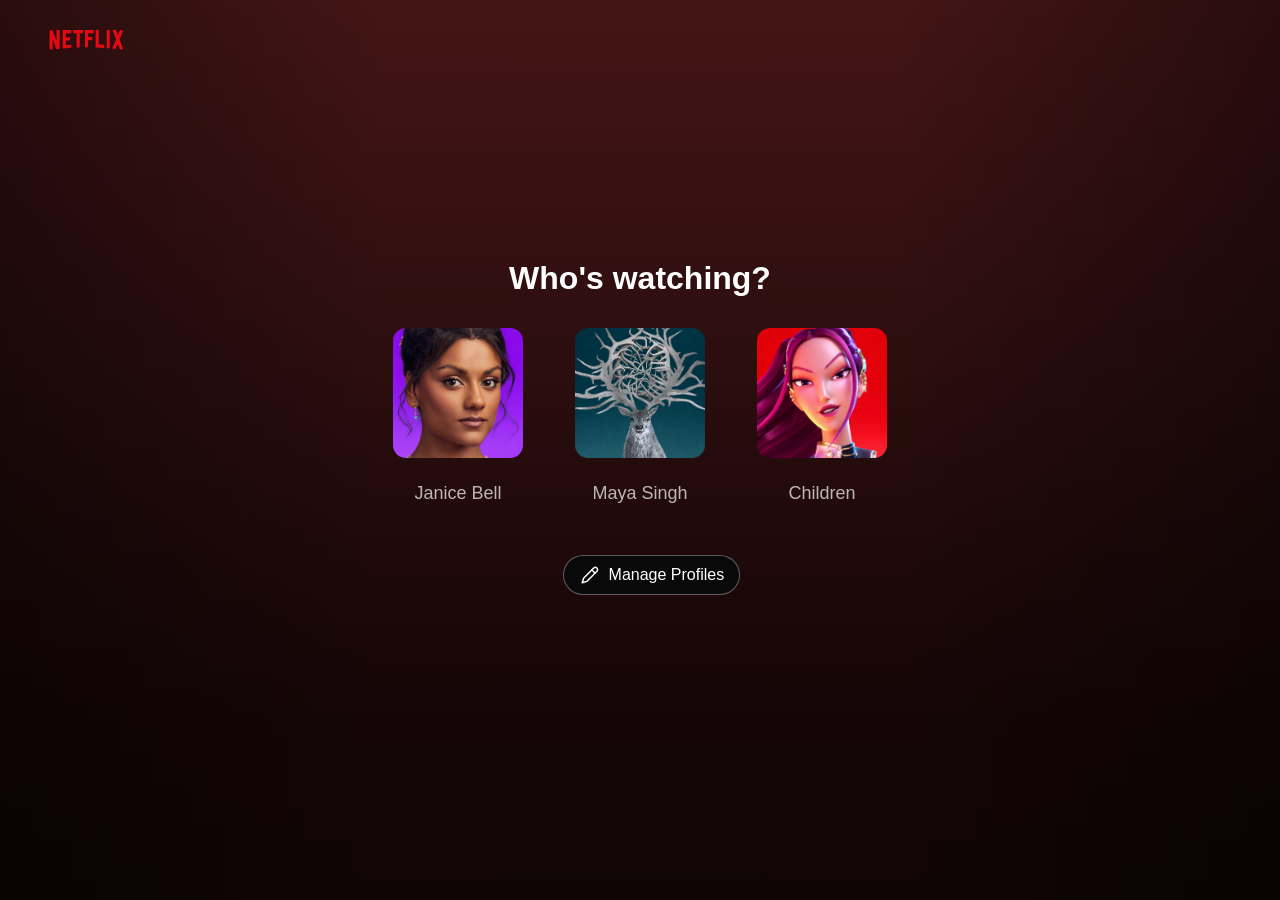
<file: index.html>
<html>

<head>
  <link rel="stylesheet" href="style.css">
  <title>
    Netflix Replica
  </title>
</head>

<body>
  <div class="logo-container">
    <a href="index.html">
      <img src="assets/logo.svg" class="logo">
    </a>
  </div>
  <h1 class="ques">
    Who's watching?
  </h1>
  <a href="janice.html" class="profile-page">
    <div class="profiles">
      <div class="profile-1">
        <img src="assets/profile-1.png">
        <h4>
          Janice Bell
        </h4>
      </div>
  </a>
  <a href="maya.html" class="profile-page">
    <div class="profile-2">
      <img src="assets/profile-2.png">
      <h4>
        Maya Singh
      </h4>
    </div>
  </a>
  <a href="children.html" class="profile-page">
    <div class="profile-3">
      <img src="assets/profile-3.png">
      <h4>
        Children
      </h4>
    </div>
  </a>
  </div>
  <a href="manage.html" class="mng-link">
    <button class="manage">
      <span class="manage-icon">
        <svg viewBox="0 0 24 24">
          <path d="M3.5 20.5L5 15.5L16.3 4.2a2.5 2.5 0 0 1 3.5 3.5L8.5 19z"></path>
          <path d="M14 6.5l3.5 3.5"></path>
        </svg>
      </span>
      Manage Profiles
    </button>
  </a>
</body>

</html>
</file>
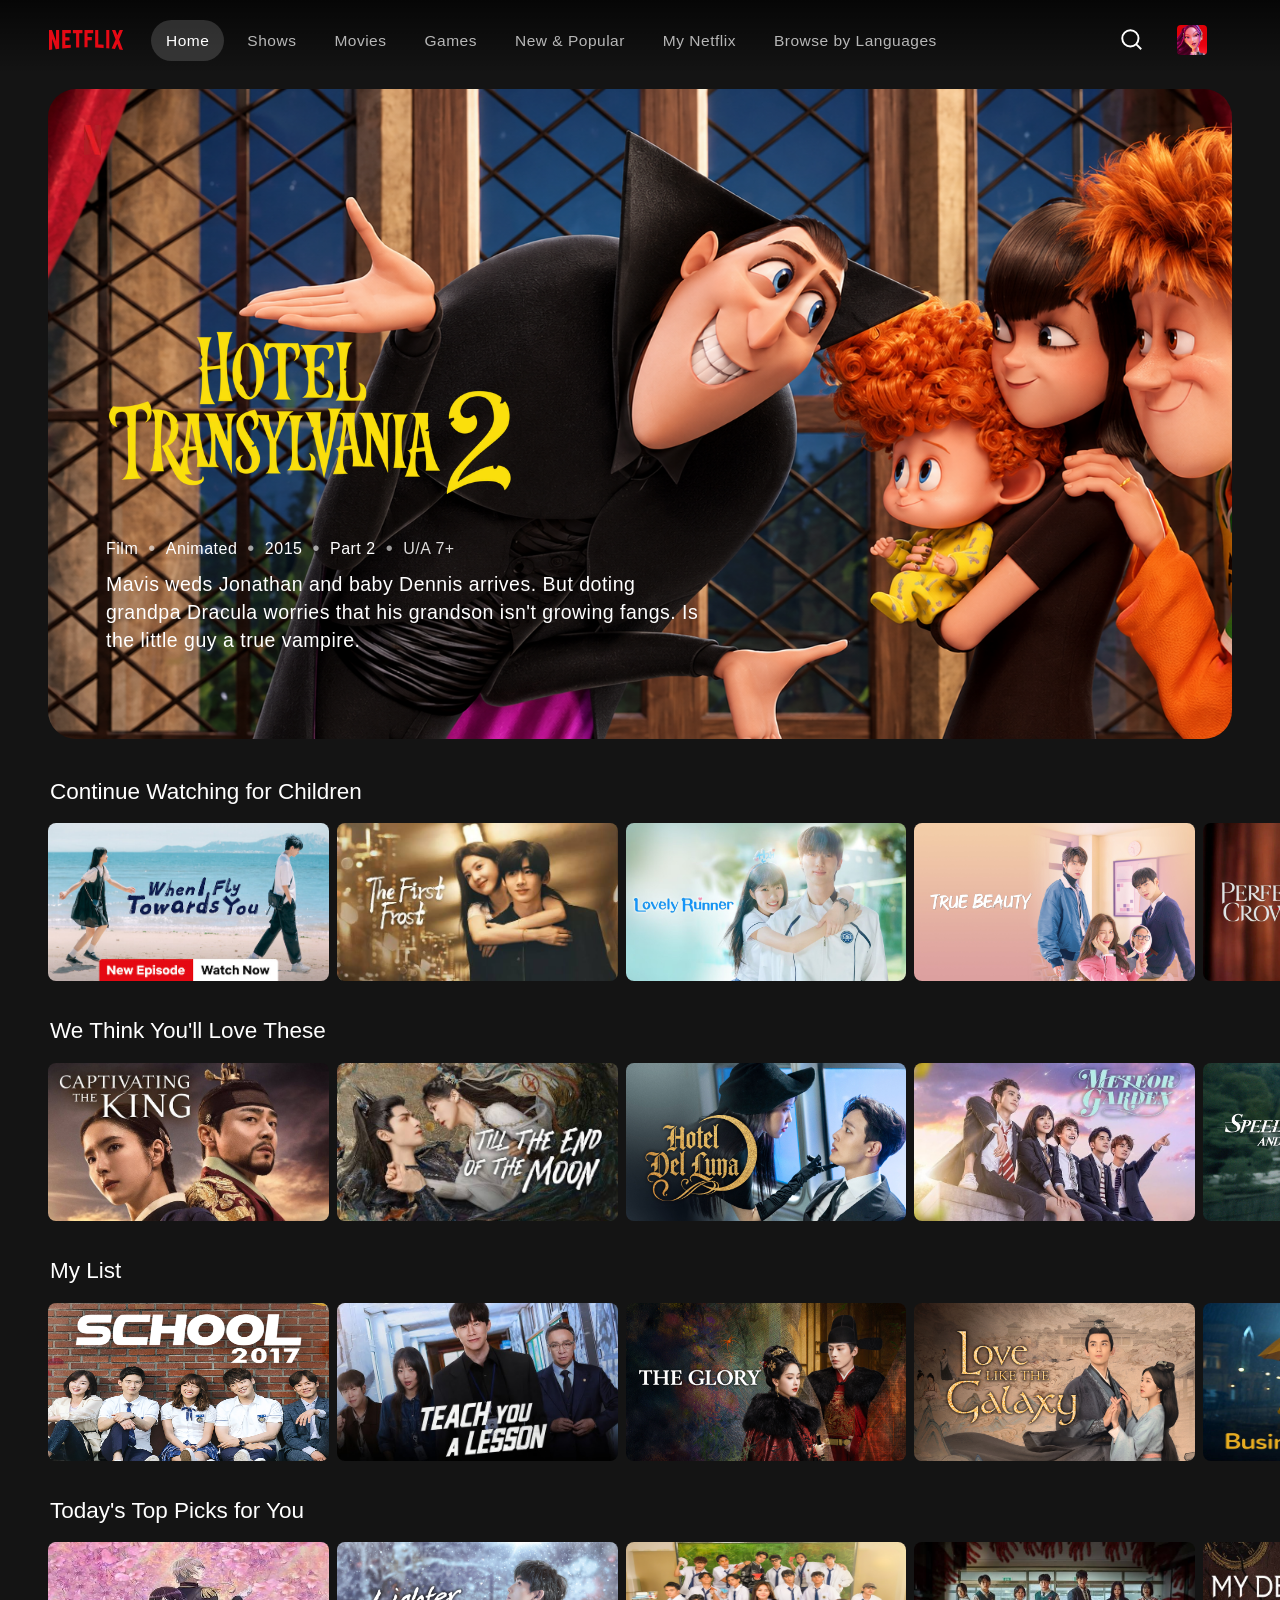
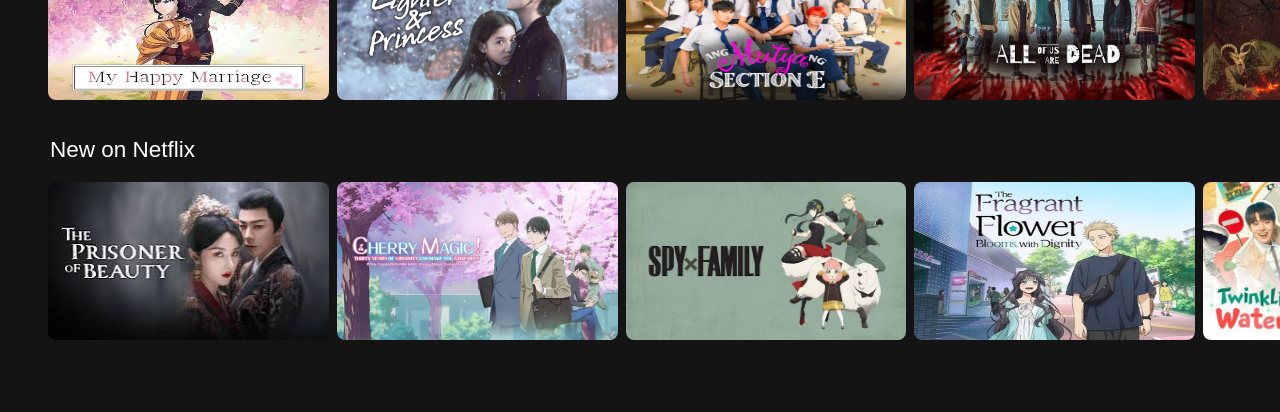
<file: children.html>
<html>

<head>
  <link rel="stylesheet" href="children.css">
  <script src="script.js" defer></script>
  <title>Home - Netflix</title>
</head>

<body>
  <nav class="navbar">
    <header class="nav">
      <div class="nav-left">
        <div class="logo-container">
          <a href="index.html">
            <img src="assets/logo.svg" class="logo">
          </a>
        </div>
        <div class="others">
          <p class="nav-txt home">Home</p>
          <p class="nav-txt">Shows</p>
          <p class="nav-txt">Movies</p>
          <p class="nav-txt">Games</p>
          <p class="nav-txt">New & Popular</p>
          <p class="nav-txt">My Netflix</p>
          <p class="nav-txt">Browse by Languages</p>
        </div>
      </div>
      <div class="nav-right">
        <svg class="icon" viewBox="0 0 24 24">
          <path d="m21 21-5.197-5.197m0 0A7.5 7.5 0 1 0 5.196 5.196a7.5 7.5 0 0 0 10.607 10.607Z"></path>
        </svg>
        <div class="profiles">
          <a href="children.html">
            <img src="assets/profile-3.png" class="picture">
          </a>
        </div>
      </div>
    </header>
  </nav>
  <section class="w-movie-container">
    <img src="assets/w-movie-img-3.png" class="w-movie">

    <img src="assets/short-logo.webp" class="netflix-s-logo">

    <div class="w-movie-extra">
      <img src="assets/w-movie-txt-3.webp" class="w-movie-title">

      <p class="w-movie-info">
        <span>Film</span><span class="dot">•</span>
        <span>Animated</span><span class="dot">•</span>
        <span>2015</span><span class="dot">•</span>
        <span>Part 2</span><span class="dot">•</span>
        <span class="age-req">U/A 7+</span>
      </p>

      <p class="w-movie-description">
        Mavis weds Jonathan and baby Dennis arrives. But doting grandpa Dracula worries that his grandson isn't growing
        fangs. Is the little guy a true vampire.
      </p>
    </div>
  </section>
  <div class="watching">
    <h2 class="slider-head">
      Continue Watching for Children
    </h2>
    <div class="slider-container">
      <button class="slider-btn btn-prev hidden" aria-label="Previous">
        <svg viewBox="0 0 24 24">
          <path d="M15 4l-8 8 8 8"></path>
        </svg>
      </button>
      <div class="slider slider-a">
        <img src="assets/slider-img-1.jpg" class="sl-img first">
        <img src="assets/slider-img-2.jpeg" class="sl-img">
        <img src="assets/slider-img-3.jpg" class="sl-img">
        <img src="assets/slider-img-4.jpg" class="sl-img">
        <img src="assets/slider-img-5.webp" class="sl-img">
        <img src="assets/slider-img-19.jpg" class="sl-img">
        <img src="assets/slider-img-12.jpeg" class="sl-img">
        <img src="assets/slider-img-8.jpg" class="sl-img">
        <img src="assets/slider-img-9.jpg" class="sl-img">
        <img src="assets/slider-img-10.jpg" class="sl-img end">
      </div>
      <button class="slider-btn btn-next" aria-label="Next">
        <svg viewBox="0 0 24 24">
          <path d="M9 4l8 8-8 8"></path>
        </svg>
      </button>
    </div>
    <h2 class="slider-head">
      We Think You'll Love These
    </h2>
    <div class="slider-container">
      <button class="slider-btn btn-prev hidden" aria-label="Previous">
        <svg viewBox="0 0 24 24">
          <path d="M15 4l-8 8 8 8"></path>
        </svg>
      </button>
      <div class="slider slider-b">
        <img src="assets/slider-img-11.jpg" class="sl-img first">
        <img src="assets/slider-img-20.jpeg" class="sl-img">
        <img src="assets/slider-img-13.jpg" class="sl-img">
        <img src="assets/slider-img-14.jpg" class="sl-img">
        <img src="assets/slider-img-15.jpg" class="sl-img">
        <img src="assets/slider-img-16.jpg" class="sl-img">
        <img src="assets/slider-img-17.jpg" class="sl-img">
        <img src="assets/slider-img-18.jpg" class="sl-img">
        <img src="assets/slider-img-6.jpg" class="sl-img">
        <img src="assets/slider-img-7.jpeg" class="sl-img end">
      </div>
      <button class="slider-btn btn-next" aria-label="Next">
        <svg viewBox="0 0 24 24">
          <path d="M9 4l8 8-8 8"></path>
        </svg>
      </button>
    </div>
    <h2 class="slider-head">
      My List
    </h2>
    <div class="slider-container">
      <button class="slider-btn btn-prev hidden" aria-label="Previous">
        <svg viewBox="0 0 24 24">
          <path d="M15 4l-8 8 8 8"></path>
        </svg>
      </button>
      <div class="slider slider-c">
        <img src="assets/slider-img-21.jpg" class="sl-img first">
        <img src="assets/slider-img-22.jpg" class="sl-img">
        <img src="assets/slider-img-23.jpg" class="sl-img">
        <img src="assets/slider-img-24.jpg" class="sl-img">
        <img src="assets/slider-img-25.jpg" class="sl-img">
        <img src="assets/slider-img-26.jpg" class="sl-img">
        <img src="assets/slider-img-27.jpg" class="sl-img">
        <img src="assets/slider-img-28.jpg" class="sl-img">
        <img src="assets/slider-img-29.jpg" class="sl-img">
        <img src="assets/slider-img-30.avif" class="sl-img end">
      </div>
      <button class="slider-btn btn-next" aria-label="Next">
        <svg viewBox="0 0 24 24">
          <path d="M9 4l8 8-8 8"></path>
        </svg>
      </button>
    </div>
    <h2 class="slider-head">
      Today's Top Picks for You
    </h2>
    <div class="slider-container">
      <button class="slider-btn btn-prev hidden" aria-label="Previous">
        <svg viewBox="0 0 24 24">
          <path d="M15 4l-8 8 8 8"></path>
        </svg>
      </button>
      <div class="slider slider-d">
        <img src="assets/slider-img-31.jpeg" class="sl-img first">
        <img src="assets/slider-img-32.jpg" class="sl-img">
        <img src="assets/slider-img-33.png" class="sl-img">
        <img src="assets/slider-img-34.jpeg" class="sl-img">
        <img src="assets/slider-img-35.jpeg" class="sl-img">
        <img src="assets/slider-img-36.jpg" class="sl-img">
        <img src="assets/slider-img-37.jpeg" class="sl-img">
        <img src="assets/slider-img-38.jpg" class="sl-img">
        <img src="assets/slider-img-39.jpeg" class="sl-img">
        <img src="assets/slider-img-40.jpeg" class="sl-img end">
      </div>
      <button class="slider-btn btn-next" aria-label="Next">
        <svg viewBox="0 0 24 24">
          <path d="M9 4l8 8-8 8"></path>
        </svg>
      </button>
    </div>
    <h2 class="slider-head">
      New on Netflix
    </h2>
    <div class="slider-container">
      <button class="slider-btn btn-prev hidden" aria-label="Previous">
        <svg viewBox="0 0 24 24">
          <path d="M15 4l-8 8 8 8"></path>
        </svg>
      </button>
      <div class="slider slider-e">
        <img src="assets/slider-img-41.jpeg" class="sl-img first">
        <img src="assets/slider-img-42.jpg" class="sl-img">
        <img src="assets/slider-img-43.jpeg" class="sl-img">
        <img src="assets/slider-img-44.jpg" class="sl-img">
        <img src="assets/slider-img-45.jpeg" class="sl-img">
        <img src="assets/slider-img-46.jpeg" class="sl-img">
        <img src="assets/slider-img-47.jpeg" class="sl-img">
        <img src="assets/slider-img-48.jpeg" class="sl-img">
        <img src="assets/slider-img-49.jpeg" class="sl-img">
        <img src="assets/slider-img-50.jpg" class="sl-img last end">
      </div>
      <button class="slider-btn btn-next" aria-label="Next">
        <svg viewBox="0 0 24 24">
          <path d="M9 4l8 8-8 8"></path>
        </svg>
      </button>
    </div>
  </div>
</body>

</html>
</file>
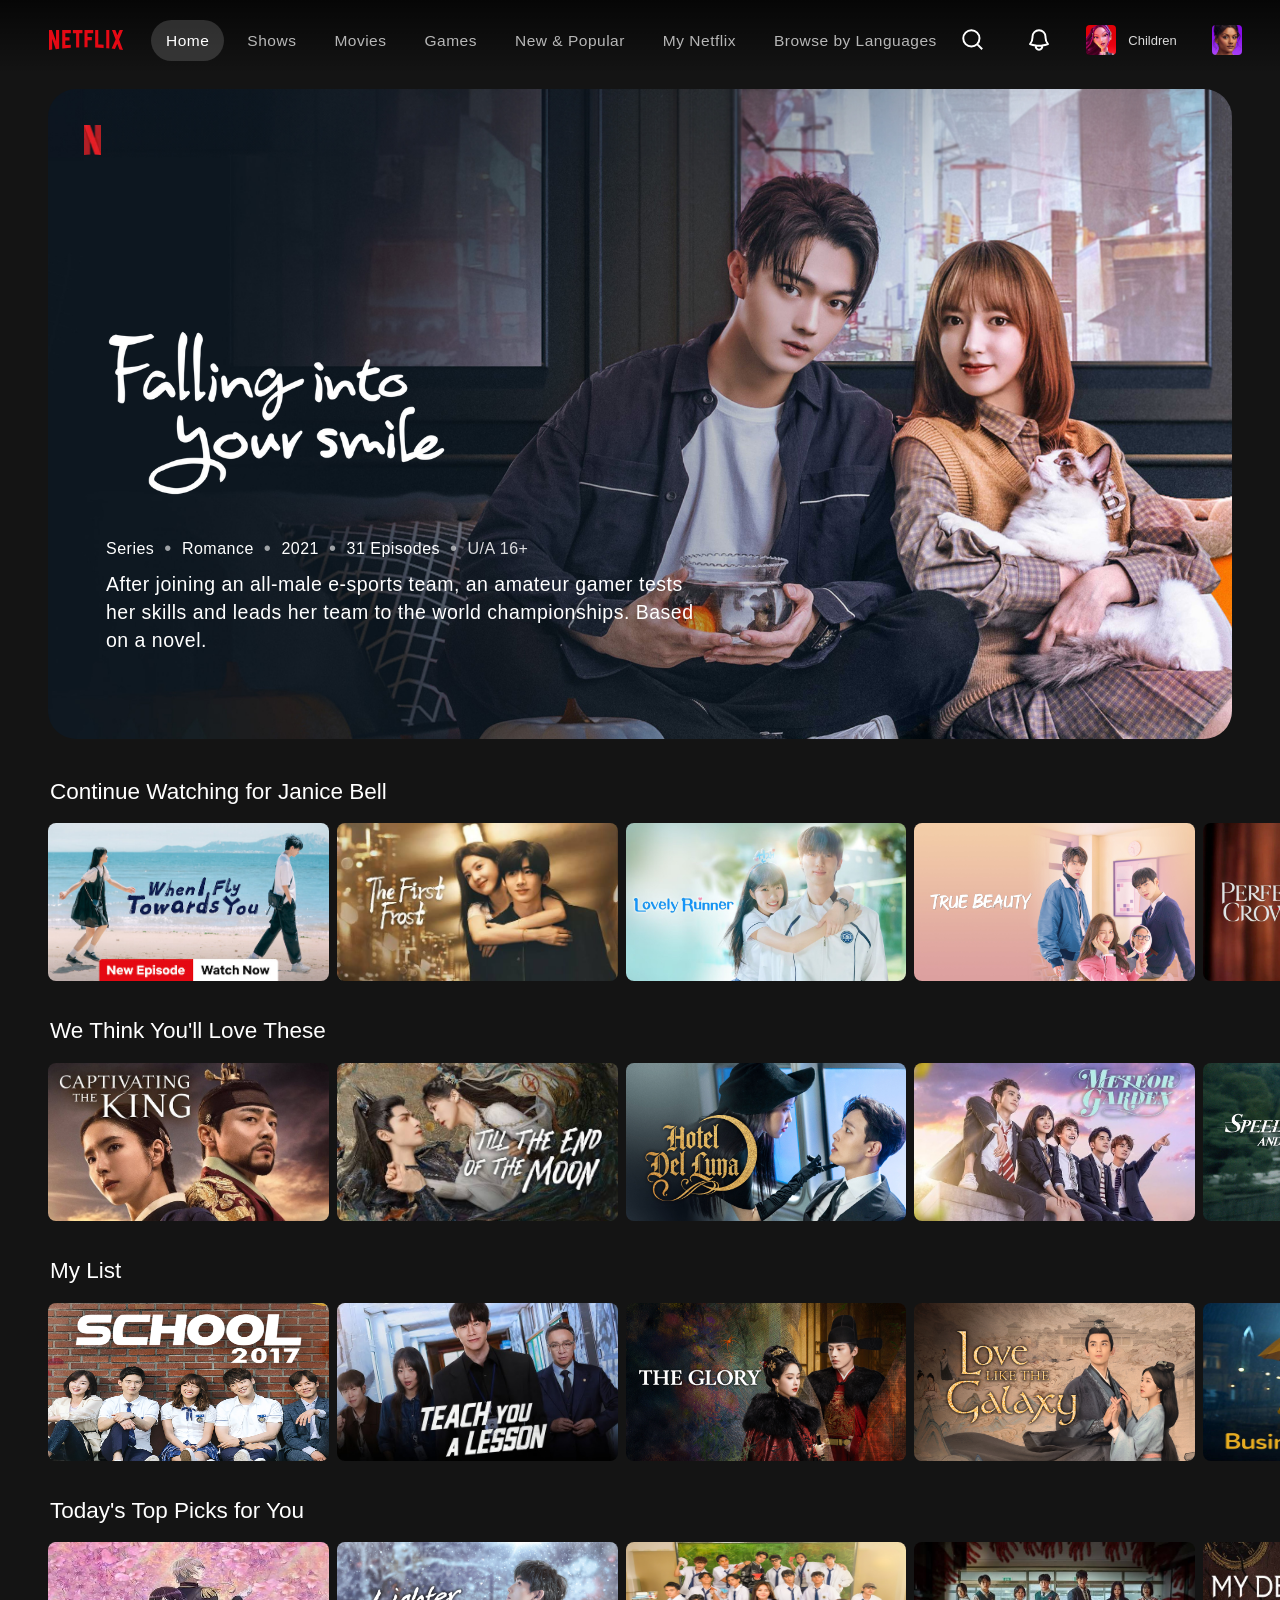
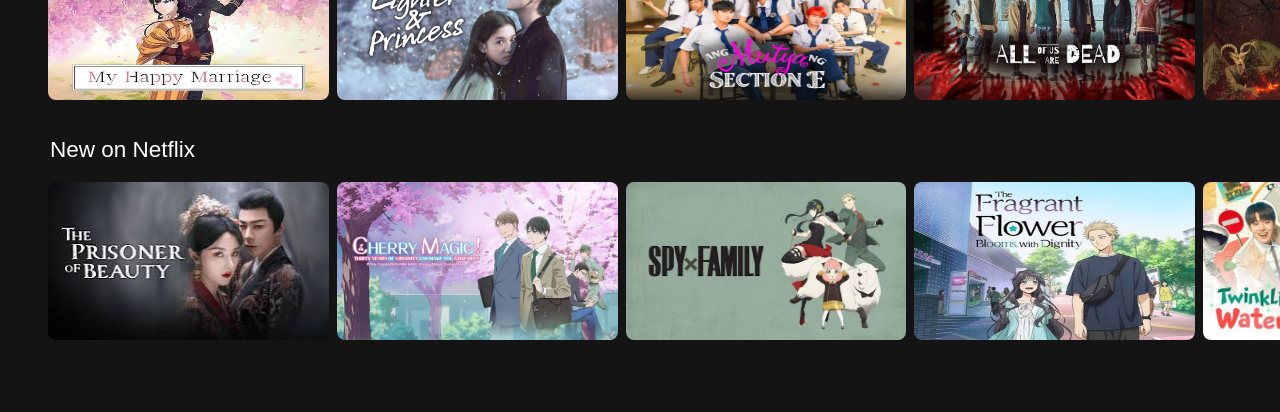
<file: janice.html>
<html>

<head>
  <link rel="stylesheet" href="janice.css">
  <script src="script.js" defer></script>
  <title>Home - Netflix</title>
</head>

<body>
  <nav class="navbar">
    <header class="nav">
      <div class="nav-left">
        <div class="logo-container">
          <a href="index.html">
            <img src="assets/logo.svg" class="logo">
          </a>
        </div>
        <div class="others">
          <p class="nav-txt home">Home</p>
          <p class="nav-txt">Shows</p>
          <p class="nav-txt">Movies</p>
          <p class="nav-txt">Games</p>
          <p class="nav-txt">New & Popular</p>
          <p class="nav-txt">My Netflix</p>
          <p class="nav-txt">Browse by Languages</p>
        </div>
      </div>
      <div class="nav-right">
        <svg class="icon" viewBox="0 0 24 24">
          <path d="m21 21-5.197-5.197m0 0A7.5 7.5 0 1 0 5.196 5.196a7.5 7.5 0 0 0 10.607 10.607Z"></path>
        </svg>
        <div class="bell">
          <svg class="icon" viewBox="0 0 24 24">
            <path
              d="M14.857 17.082a23.848 23.848 0 0 0 5.454-1.31A8.967 8.967 0 0 1 18 9.75V9A6 6 0 0 0 6 9v.75a8.967 8.967 0 0 1-2.312 6.022c1.733.64 3.56 1.085 5.455 1.31m5.714 0a24.255 24.255 0 0 1-5.714 0m5.714 0a3 3 0 1 1-5.714 0">
            </path>
          </svg>
        </div>
        <a href="children.html" class="children-container">
          <div class="children">
            <img src="assets/profile-3.png" class="picture">
            <p class="profile-name">Children</p>
          </div>
        </a>
        <div class="profiles">
          <a href="janice.html">
            <img src="assets/profile-1.png" class="picture">
          </a>
        </div>
      </div>
    </header>
  </nav>
  <section class="w-movie-container">
    <img src="assets/w-movie-img.jpg" class="w-movie">

    <img src="assets/short-logo.webp" class="netflix-s-logo">

    <div class="w-movie-extra">
      <img src="assets/w-movie-txt.webp" class="w-movie-title">

      <p class="w-movie-info">
        <span>Series</span><span class="dot">•</span>
        <span>Romance</span><span class="dot">•</span>
        <span>2021</span><span class="dot">•</span>
        <span>31 Episodes</span><span class="dot">•</span>
        <span class="age-req">U/A 16+</span>
      </p>

      <p class="w-movie-description">
        After joining an all-male e-sports team, an amateur gamer tests her skills and leads her team to the world
        championships. Based on a novel.
      </p>
    </div>
    </div>
  </section>
  <div class="watching">
    <h2 class="slider-head">
      Continue Watching for Janice Bell
    </h2>
    <div class="slider-container">
      <button class="slider-btn btn-prev hidden" aria-label="Previous">
        <svg viewBox="0 0 24 24">
          <path d="M15 4l-8 8 8 8"></path>
        </svg>
      </button>
      <div class="slider slider-a">
        <img src="assets/slider-img-1.jpg" class="sl-img first">
        <img src="assets/slider-img-2.jpeg" class="sl-img">
        <img src="assets/slider-img-3.jpg" class="sl-img">
        <img src="assets/slider-img-4.jpg" class="sl-img">
        <img src="assets/slider-img-5.webp" class="sl-img">
        <img src="assets/slider-img-19.jpg" class="sl-img">
        <img src="assets/slider-img-12.jpeg" class="sl-img">
        <img src="assets/slider-img-8.jpg" class="sl-img">
        <img src="assets/slider-img-9.jpg" class="sl-img">
        <img src="assets/slider-img-10.jpg" class="sl-img end">
      </div>
      <button class="slider-btn btn-next" aria-label="Next">
        <svg viewBox="0 0 24 24">
          <path d="M9 4l8 8-8 8"></path>
        </svg>
      </button>
    </div>
    <h2 class="slider-head">
      We Think You'll Love These
    </h2>
    <div class="slider-container">
      <button class="slider-btn btn-prev hidden" aria-label="Previous">
        <svg viewBox="0 0 24 24">
          <path d="M15 4l-8 8 8 8"></path>
        </svg>
      </button>
      <div class="slider slider-b">
        <img src="assets/slider-img-11.jpg" class="sl-img first">
        <img src="assets/slider-img-20.jpeg" class="sl-img">
        <img src="assets/slider-img-13.jpg" class="sl-img">
        <img src="assets/slider-img-14.jpg" class="sl-img">
        <img src="assets/slider-img-15.jpg" class="sl-img">
        <img src="assets/slider-img-16.jpg" class="sl-img">
        <img src="assets/slider-img-17.jpg" class="sl-img">
        <img src="assets/slider-img-18.jpg" class="sl-img">
        <img src="assets/slider-img-6.jpg" class="sl-img">
        <img src="assets/slider-img-7.jpeg" class="sl-img end">
      </div>
      <button class="slider-btn btn-next" aria-label="Next">
        <svg viewBox="0 0 24 24">
          <path d="M9 4l8 8-8 8"></path>
        </svg>
      </button>
    </div>
    <h2 class="slider-head">
      My List
    </h2>
    <div class="slider-container">
      <button class="slider-btn btn-prev hidden" aria-label="Previous">
        <svg viewBox="0 0 24 24">
          <path d="M15 4l-8 8 8 8"></path>
        </svg>
      </button>
      <div class="slider slider-c">
        <img src="assets/slider-img-21.jpg" class="sl-img first">
        <img src="assets/slider-img-22.jpg" class="sl-img">
        <img src="assets/slider-img-23.jpg" class="sl-img">
        <img src="assets/slider-img-24.jpg" class="sl-img">
        <img src="assets/slider-img-25.jpg" class="sl-img">
        <img src="assets/slider-img-26.jpg" class="sl-img">
        <img src="assets/slider-img-27.jpg" class="sl-img">
        <img src="assets/slider-img-28.jpg" class="sl-img">
        <img src="assets/slider-img-29.jpg" class="sl-img">
        <img src="assets/slider-img-30.avif" class="sl-img end">
      </div>
      <button class="slider-btn btn-next" aria-label="Next">
        <svg viewBox="0 0 24 24">
          <path d="M9 4l8 8-8 8"></path>
        </svg>
      </button>
    </div>
    <h2 class="slider-head">
      Today's Top Picks for You
    </h2>
    <div class="slider-container">
      <button class="slider-btn btn-prev hidden" aria-label="Previous">
        <svg viewBox="0 0 24 24">
          <path d="M15 4l-8 8 8 8"></path>
        </svg>
      </button>
      <div class="slider slider-d">
        <img src="assets/slider-img-31.jpeg" class="sl-img first">
        <img src="assets/slider-img-32.jpg" class="sl-img">
        <img src="assets/slider-img-33.png" class="sl-img">
        <img src="assets/slider-img-34.jpeg" class="sl-img">
        <img src="assets/slider-img-35.jpeg" class="sl-img">
        <img src="assets/slider-img-36.jpg" class="sl-img">
        <img src="assets/slider-img-37.jpeg" class="sl-img">
        <img src="assets/slider-img-38.jpg" class="sl-img">
        <img src="assets/slider-img-39.jpeg" class="sl-img">
        <img src="assets/slider-img-40.jpeg" class="sl-img end">
      </div>
      <button class="slider-btn btn-next" aria-label="Next">
        <svg viewBox="0 0 24 24">
          <path d="M9 4l8 8-8 8"></path>
        </svg>
      </button>
    </div>
    <h2 class="slider-head">
      New on Netflix
    </h2>
    <div class="slider-container">
      <button class="slider-btn btn-prev hidden" aria-label="Previous">
        <svg viewBox="0 0 24 24">
          <path d="M15 4l-8 8 8 8"></path>
        </svg>
      </button>
      <div class="slider slider-e">
        <img src="assets/slider-img-41.jpeg" class="sl-img first">
        <img src="assets/slider-img-42.jpg" class="sl-img">
        <img src="assets/slider-img-43.jpeg" class="sl-img">
        <img src="assets/slider-img-44.jpg" class="sl-img">
        <img src="assets/slider-img-45.jpeg" class="sl-img">
        <img src="assets/slider-img-46.jpeg" class="sl-img">
        <img src="assets/slider-img-47.jpeg" class="sl-img">
        <img src="assets/slider-img-48.jpeg" class="sl-img">
        <img src="assets/slider-img-49.jpeg" class="sl-img">
        <img src="assets/slider-img-50.jpg" class="sl-img last end">
      </div>
      <button class="slider-btn btn-next" aria-label="Next">
        <svg viewBox="0 0 24 24">
          <path d="M9 4l8 8-8 8"></path>
        </svg>
      </button>
    </div>
  </div>
</body>

</html>
</file>
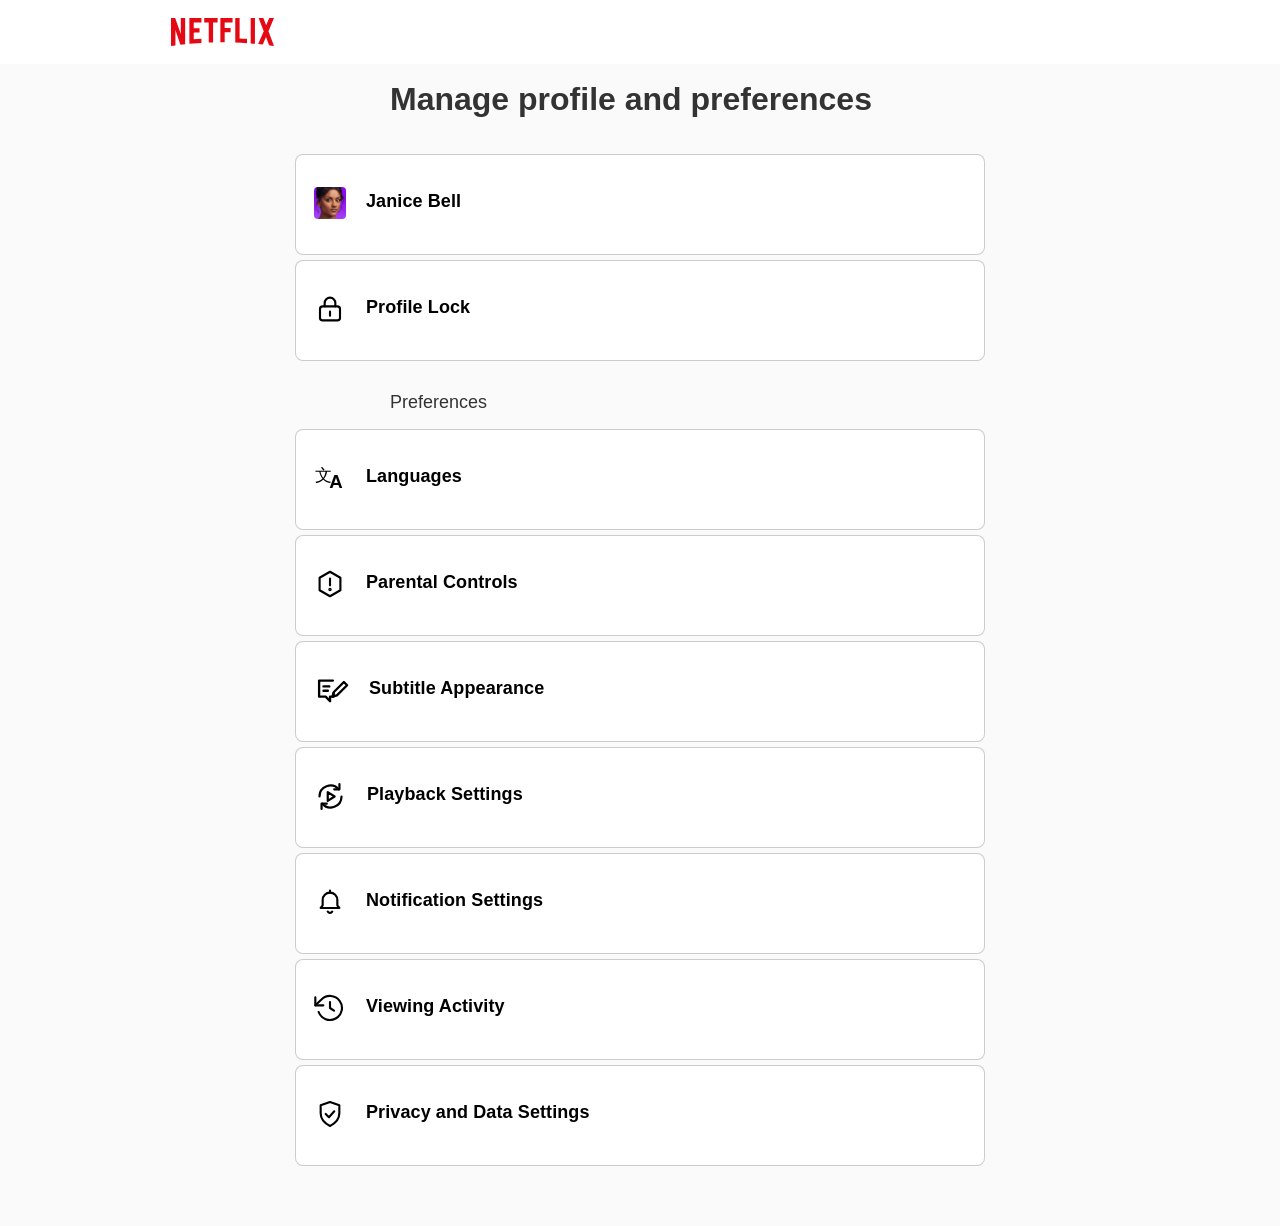
<file: manage.html>
<html>

<head>
  <link rel="stylesheet" href="manage.css">
</head>

<body>
  <div class="logo-container">
    <a href="index.html">
      <img src="assets/logo.svg" class="logo">
    </a>
  </div>
  <h1 class="title">
    Manage profile and preferences
  </h1>
  <div class="pr">
    <img src="assets/profile-1.png" class="main">
    <p class="about">
      Janice Bell
    </p>
  </div>
  <div class="pl">
    <div class="icons">
      <svg viewBox="0 0 24 24">
        <rect x="4.5" y="10" width="15" height="10.5" rx="2"></rect>
        <path d="M8 10V7.5a4 4 0 0 1 8 0V10"></path>
        <path d="M12 14v3"></path>
      </svg>
    </div>
    <p class="pl-head">
      Profile Lock
    </p>
  </div>
  <h2 class="preference-txt">
    Preferences
  </h2>
  <div class="language">
    <div class="icons language-icon">
      <svg viewBox="0 0 24 24">
        <text class="lang-zh" x="0.5" y="14">文</text>
        <text class="lang-a" x="11.5" y="19.5">A</text>
      </svg>
    </div>
    <p class="lang-head">
      Languages
    </p>
  </div>
  <div class="parental-controls">
    <div class="icons">
      <svg viewBox="0 0 24 24">
        <path d="M12 2.8l7.8 4.5v9.4L12 21.2l-7.8-4.5V7.3z"></path>
        <path d="M12 8v5"></path>
        <circle cx="12" cy="16.2" r="0.5"></circle>
      </svg>
    </div>
    <p class="control-head">
      Parental Controls
    </p>
  </div>
  <div class="subtitle">
    <div class="icons subtitle-icon">
      <svg viewBox="0 0 24 24">
        <path d="M13 4.5H3.5v11H8l3 3.2v-3.2h2.5V13"></path>
        <path d="M6.5 8.5h4M6.5 11.5h3"></path>
        <path d="M20.5 5.5l-7 7-.8 3 3-.8 7-7z"></path>
      </svg>
    </div>
    <p class="subtitle-head">
      Subtitle Appearance
    </p>
  </div>
  <div class="playback">
    <div class="icons playback-icon">
      <svg viewBox="0 0 24 24">
        <path d="M20 12a8 8 0 0 1-14 5.3"></path>
        <path d="M4 12a8 8 0 0 1 14-5.3"></path>
        <path d="M18.5 3v3.8h-3.8"></path>
        <path d="M5.5 21v-3.8h3.8"></path>
        <path d="M10 8.8v6.4l5-3.2z"></path>
      </svg>
    </div>
    <p class="playback-head">
      Playback Settings
    </p>
  </div>
  <div class="notification">
    <div class="icons">
      <svg viewBox="0 0 24 24">
        <path d="M5 16.5h14l-1.5-2V10.5a5.5 5.5 0 0 0-11 0v4z"></path>
        <path d="M12 3.5V5"></path>
        <path d="M10.3 19.2a1.9 1.9 0 0 0 3.4 0"></path>
      </svg>
    </div>
    <p class="notification-head">
      Notification Settings
    </p>
  </div>
  <div class="viewing">
    <div class="icons">
      <svg viewBox="0 0 24 24">
        <path d="M3.5 15a9 9 0 1 0 2.1-9.4L1 10"></path>
        <path d="M1 4v6h6"></path>
        <path d="M12 7.5V12l3 2"></path>
      </svg>
    </div>
    <p class="viewing-head">
      Viewing Activity
    </p>
  </div>
  <div class="privacy">
    <div class="icons">
      <svg viewBox="0 0 24 24">
        <path d="M12 3l7 2.5v6c0 4.5-3 7.5-7 9.5-4-2-7-5-7-9.5v-6z"></path>
        <path d="M8.8 12l2.4 2.4 4-4.4"></path>
      </svg>
    </div>
    <p class="privacy-head">
      Privacy and Data Settings
    </p>
  </div>
</body>

</html>
</file>
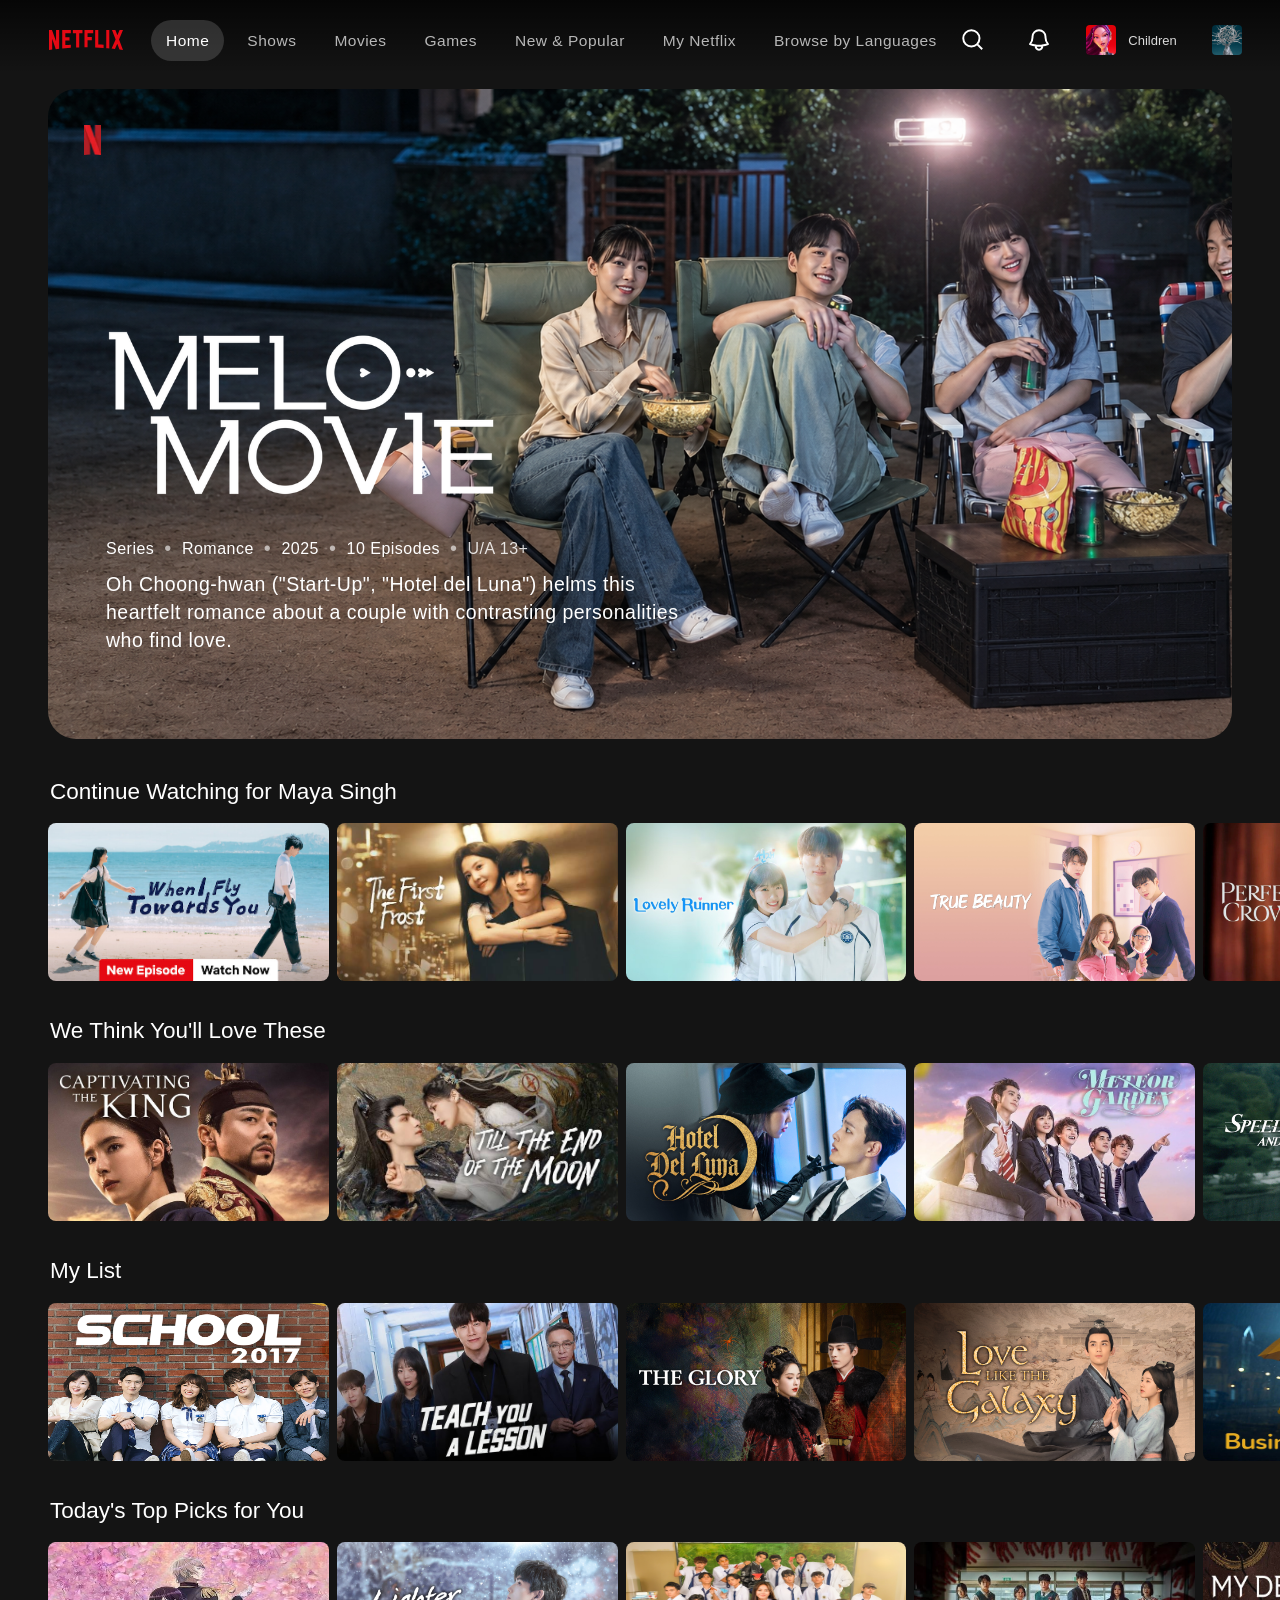
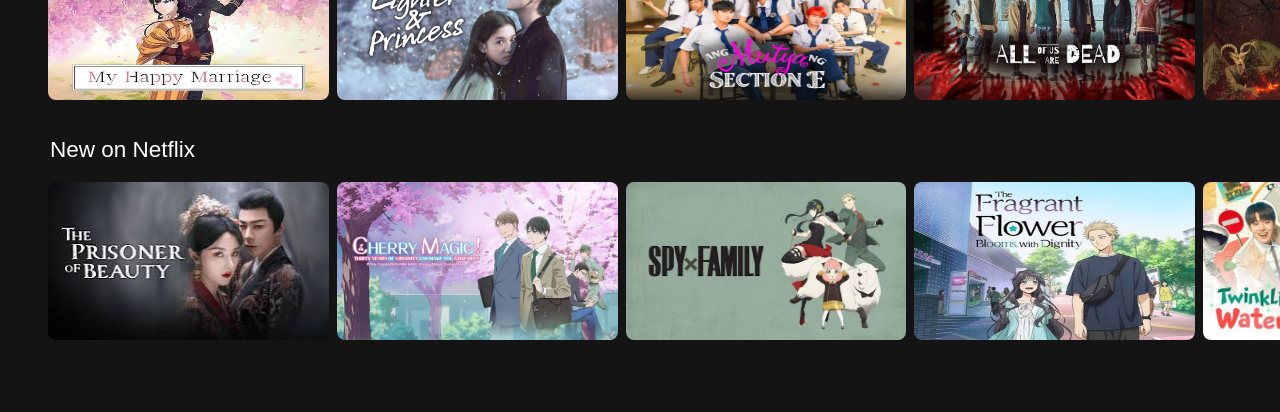
<file: maya.html>
<html>

<head>
  <link rel="stylesheet" href="maya.css">
  <script src="script.js" defer></script>
  <title>Home - Netflix</title>
</head>

<body>
  <nav class="navbar">
    <header class="nav">
      <div class="nav-left">
        <div class="logo-container">
          <a href="index.html">
            <img src="assets/logo.svg" class="logo">
          </a>
        </div>
        <div class="others">
          <p class="nav-txt home">Home</p>
          <p class="nav-txt">Shows</p>
          <p class="nav-txt">Movies</p>
          <p class="nav-txt">Games</p>
          <p class="nav-txt">New & Popular</p>
          <p class="nav-txt">My Netflix</p>
          <p class="nav-txt">Browse by Languages</p>
        </div>
      </div>
      <div class="nav-right">
        <svg class="icon" viewBox="0 0 24 24">
          <path d="m21 21-5.197-5.197m0 0A7.5 7.5 0 1 0 5.196 5.196a7.5 7.5 0 0 0 10.607 10.607Z"></path>
        </svg>
        <div class="bell">
          <svg class="icon" viewBox="0 0 24 24">
            <path
              d="M14.857 17.082a23.848 23.848 0 0 0 5.454-1.31A8.967 8.967 0 0 1 18 9.75V9A6 6 0 0 0 6 9v.75a8.967 8.967 0 0 1-2.312 6.022c1.733.64 3.56 1.085 5.455 1.31m5.714 0a24.255 24.255 0 0 1-5.714 0m5.714 0a3 3 0 1 1-5.714 0">
            </path>
          </svg>
        </div>
        <a href="children.html" class="children-container">
          <div class="children">
            <img src="assets/profile-3.png" class="picture">
            <p class="profile-name">Children</p>
          </div>
        </a>
        <div class="profiles">
          <a href="maya.html">
            <img src="assets/profile-2.png" class="picture">
          </a>
        </div>
      </div>
    </header>
  </nav>
  <section class="w-movie-container">
    <img src="assets/w-movie-img-2.png" class="w-movie">

    <img src="assets/short-logo.webp" class="netflix-s-logo">

    <div class="w-movie-extra">
      <img src="assets/w-movie-txt-2.webp" class="w-movie-title">

      <p class="w-movie-info">
        <span>Series</span><span class="dot">•</span>
        <span>Romance</span><span class="dot">•</span>
        <span>2025</span><span class="dot">•</span>
        <span>10 Episodes</span><span class="dot">•</span>
        <span class="age-req">U/A 13+</span>
      </p>

      <p class="w-movie-description">
        Oh Choong-hwan ("Start-Up", "Hotel del Luna") helms this heartfelt romance about a couple with contrasting
        personalities who find love.
      </p>
    </div>
  </section>
  <div class="watching">
    <h2 class="slider-head">
      Continue Watching for Maya Singh
    </h2>
    <div class="slider-container">
      <button class="slider-btn btn-prev hidden" aria-label="Previous">
        <svg viewBox="0 0 24 24">
          <path d="M15 4l-8 8 8 8"></path>
        </svg>
      </button>
      <div class="slider slider-a">
        <img src="assets/slider-img-1.jpg" class="sl-img first">
        <img src="assets/slider-img-2.jpeg" class="sl-img">
        <img src="assets/slider-img-3.jpg" class="sl-img">
        <img src="assets/slider-img-4.jpg" class="sl-img">
        <img src="assets/slider-img-5.webp" class="sl-img">
        <img src="assets/slider-img-19.jpg" class="sl-img">
        <img src="assets/slider-img-12.jpeg" class="sl-img">
        <img src="assets/slider-img-8.jpg" class="sl-img">
        <img src="assets/slider-img-9.jpg" class="sl-img">
        <img src="assets/slider-img-10.jpg" class="sl-img end">
      </div>
      <button class="slider-btn btn-next" aria-label="Next">
        <svg viewBox="0 0 24 24">
          <path d="M9 4l8 8-8 8"></path>
        </svg>
      </button>
    </div>
    <h2 class="slider-head">
      We Think You'll Love These
    </h2>
    <div class="slider-container">
      <button class="slider-btn btn-prev hidden" aria-label="Previous">
        <svg viewBox="0 0 24 24">
          <path d="M15 4l-8 8 8 8"></path>
        </svg>
      </button>
      <div class="slider slider-b">
        <img src="assets/slider-img-11.jpg" class="sl-img first">
        <img src="assets/slider-img-20.jpeg" class="sl-img">
        <img src="assets/slider-img-13.jpg" class="sl-img">
        <img src="assets/slider-img-14.jpg" class="sl-img">
        <img src="assets/slider-img-15.jpg" class="sl-img">
        <img src="assets/slider-img-16.jpg" class="sl-img">
        <img src="assets/slider-img-17.jpg" class="sl-img">
        <img src="assets/slider-img-18.jpg" class="sl-img">
        <img src="assets/slider-img-6.jpg" class="sl-img">
        <img src="assets/slider-img-7.jpeg" class="sl-img end">
      </div>
      <button class="slider-btn btn-next" aria-label="Next">
        <svg viewBox="0 0 24 24">
          <path d="M9 4l8 8-8 8"></path>
        </svg>
      </button>
    </div>
    <h2 class="slider-head">
      My List
    </h2>
    <div class="slider-container">
      <button class="slider-btn btn-prev hidden" aria-label="Previous">
        <svg viewBox="0 0 24 24">
          <path d="M15 4l-8 8 8 8"></path>
        </svg>
      </button>
      <div class="slider slider-c">
        <img src="assets/slider-img-21.jpg" class="sl-img first">
        <img src="assets/slider-img-22.jpg" class="sl-img">
        <img src="assets/slider-img-23.jpg" class="sl-img">
        <img src="assets/slider-img-24.jpg" class="sl-img">
        <img src="assets/slider-img-25.jpg" class="sl-img">
        <img src="assets/slider-img-26.jpg" class="sl-img">
        <img src="assets/slider-img-27.jpg" class="sl-img">
        <img src="assets/slider-img-28.jpg" class="sl-img">
        <img src="assets/slider-img-29.jpg" class="sl-img">
        <img src="assets/slider-img-30.avif" class="sl-img end">
      </div>
      <button class="slider-btn btn-next" aria-label="Next">
        <svg viewBox="0 0 24 24">
          <path d="M9 4l8 8-8 8"></path>
        </svg>
      </button>
    </div>
    <h2 class="slider-head">
      Today's Top Picks for You
    </h2>
    <div class="slider-container">
      <button class="slider-btn btn-prev hidden" aria-label="Previous">
        <svg viewBox="0 0 24 24">
          <path d="M15 4l-8 8 8 8"></path>
        </svg>
      </button>
      <div class="slider slider-d">
        <img src="assets/slider-img-31.jpeg" class="sl-img first">
        <img src="assets/slider-img-32.jpg" class="sl-img">
        <img src="assets/slider-img-33.png" class="sl-img">
        <img src="assets/slider-img-34.jpeg" class="sl-img">
        <img src="assets/slider-img-35.jpeg" class="sl-img">
        <img src="assets/slider-img-36.jpg" class="sl-img">
        <img src="assets/slider-img-37.jpeg" class="sl-img">
        <img src="assets/slider-img-38.jpg" class="sl-img">
        <img src="assets/slider-img-39.jpeg" class="sl-img">
        <img src="assets/slider-img-40.jpeg" class="sl-img end">
      </div>
      <button class="slider-btn btn-next" aria-label="Next">
        <svg viewBox="0 0 24 24">
          <path d="M9 4l8 8-8 8"></path>
        </svg>
      </button>
    </div>
    <h2 class="slider-head">
      New on Netflix
    </h2>
    <div class="slider-container">
      <button class="slider-btn btn-prev hidden" aria-label="Previous">
        <svg viewBox="0 0 24 24">
          <path d="M15 4l-8 8 8 8"></path>
        </svg>
      </button>
      <div class="slider slider-e">
        <img src="assets/slider-img-41.jpeg" class="sl-img first">
        <img src="assets/slider-img-42.jpg" class="sl-img">
        <img src="assets/slider-img-43.jpeg" class="sl-img">
        <img src="assets/slider-img-44.jpg" class="sl-img">
        <img src="assets/slider-img-45.jpeg" class="sl-img">
        <img src="assets/slider-img-46.jpeg" class="sl-img">
        <img src="assets/slider-img-47.jpeg" class="sl-img">
        <img src="assets/slider-img-48.jpeg" class="sl-img">
        <img src="assets/slider-img-49.jpeg" class="sl-img">
        <img src="assets/slider-img-50.jpg" class="sl-img last end">
      </div>
      <button class="slider-btn btn-next" aria-label="Next">
        <svg viewBox="0 0 24 24">
          <path d="M9 4l8 8-8 8"></path>
        </svg>
      </button>
    </div>
  </div>
</body>

</html>
</file>
<file: style.css>
@view-transition {
  navigation: auto;
}

body {
  background: linear-gradient(to right,
      rgba(0, 0, 0, 0.4) 0%,
      rgba(0, 0, 0, 0) 30%,
      rgba(0, 0, 0, 0) 70%,
      rgba(0, 0, 0, 0.4) 100%),
    linear-gradient(to bottom,
      #441515 0%,
      #391112 20%,
      #2c0e0e 40%,
      #20090a 60%,
      #150506 80%,
      #100505 100%);
  background-repeat: no-repeat;
  background-size: 100% 100%;
}

.logo {
  height: 20px;
  width: 87px;
  margin-left: 34.5px;
  margin-top: 22px;
}

.ques {
  color: rgb(255, 255, 255);
  font-family: "Netflix Sans Variable", "Helvetica Neue", "Segoe UI", Roboto, Ubuntu, sans-serif;
  font-size: 32px;
  text-align: center;
  margin-top: 185px;
  display: block;
  font-weight: 700;
  user-select: none;
  margin-bottom: 15px;
}

.profiles {
  display: flex;
  gap: 20px;
  justify-content: center;
  align-items: center;
}

.profile-page {
  display: block;
  text-decoration: none;
  color: inherit;
}

.profile-1,
.profile-2,
.profile-3 {
  cursor: pointer;
  padding: 16px;
  background: transparent;
  color: rgb(255, 255, 255);
  border-radius: 13px;
  text-align: center;
  height: 177px;
  width: 130px;
  transition-delay: 0s;
  transition-duration: 0.15s;
  transition-property: background-color;
  transition-timing-function: ease-in-out;
}

.profile-1:hover,
.profile-2:hover,
.profile-3:hover {
  background: rgba(255, 255, 255, 0.09);
}

h4 {
  user-select: none;
  font-family: "Netflix Sans Variable", "Helvetica Neue", "Segoe UI", Roboto, Ubuntu, sans-serif;
  font-size: 18px;
  cursor: pointer;
  display: inline;
  font-weight: 500;
  text-align: center;
  color: rgba(255, 255, 255, 0.7);
}

img {
  width: 130px;
  height: 130px;
  border-radius: 13px;
  margin-bottom: 25px;
}

.manage {
  cursor: pointer;
  width: 176.45px;
  height: 40px;
  border-radius: 9998px;
  border-width: 1px;
  border-style: solid;
  border-color: rgba(128, 128, 128, 0.7);
  color: rgb(255, 255, 255);
  font-size: 16px;
  font-family: "Netflix Sans Variable", "Helvetica Neue", "Segoe UI", Roboto, Ubuntu, sans-serif;
  position: absolute;
  line-height: 16px;
  font-weight: 500;
  margin: 34px 0px 0px;
  background-color: rgb(9, 9, 9);
  transition-delay: 0s;
  transition-duration: 0.25s;
  transition-property: background-color, border-color;
  transition-timing-function: cubic-bezier(0.4, 0, 0.68, 0.06);
  transition-behavior: normal;
  left: 44%;
  display: flex;
  justify-content: center;
  align-items: center;
  gap: 8px;
}

.manage:hover {
  background-color: rgb(8, 8, 8);
  border-color: rgb(255, 255, 255);
  transition-timing-function: cubic-bezier(0.32, 0.94, 0.6, 1);
}

.manage-icon {
  display: flex;
  align-items: center;
}

.manage-icon svg {
  display: block;
  fill: none;
  stroke: currentColor;
  width: 22px;
  height: 22px;
  stroke-width: 1.6;
  stroke-linecap: round;
  stroke-linejoin: round;
}
</file>
<file: children.css>
@view-transition {
  navigation: auto;
}

body {
  margin: 0;
  padding: 0;
  color: rgb(255, 255, 255);
  font-family: "Netflix Sans", "Helvetica Neue", "Segoe UI", Roboto, Ubuntu, sans-serif;
  background-color: #141414;
}

.navbar {
  background: linear-gradient(to bottom, rgba(0, 0, 0, 0.7), transparent);
  display: flex;
  padding-top: 6px;
  padding-bottom: 0;
  padding-left: 48px;
  padding-right: 39px;
  height: 68px;
  align-items: center;
}

.nav {
  display: flex;
  flex-direction: row;
  align-items: center;
  justify-content: space-between;
  width: 100%;
}

.nav-left,
.nav-right {
  display: flex;
  align-items: center;
}

.logo-container {
  display: flex;
  margin-right: 20px;
}

.logo {
  height: 20px;
  width: 76px;
  margin: 0;
}

.others {
  display: flex;
  flex-direction: row;
  align-items: center;
  gap: 7.5px;
  padding-left: 6.5px;
  padding-top: 1px;
}

.nav-txt {
  color: rgba(255, 255, 255, 0.7);
  font-size: 15.5px;
  padding-left: 15.5px;
  padding-right: 15px;
  padding-top: 11.5px;
  padding-bottom: 11.5px;
  border-radius: 999px;
  white-space: nowrap;
  text-decoration: none;
  background: transparent;
  transition-delay: 0s;
  transition-duration: 0.2s;
  transition-property: background-color;
  transition-timing-function: ease;
  font-weight: 301;
  letter-spacing: 0.5px;
  user-select: none;
  cursor: pointer;
}

.nav-txt.home {
  background-color: rgba(255, 255, 255, 0.15);
  color: rgb(255, 255, 255);
  font-weight: 500;
}

.nav-txt:hover {
  background-color: rgba(255, 255, 255, 0.1);
}

.nav-txt:active {
  color: #ffffff;
  font-weight: 500;
  background: rgba(255, 255, 255, 0.15);
}

.nav-right {
  gap: 24px;
}

.icon {
  width: 26px;
  height: 26px;
  display: block;
  color: rgb(255, 255, 255);
  cursor: pointer;
  border-radius: 30px;
  padding: 8px;
  background-color: transparent;
  transition-delay: 0s;
  transition-duration: 0.2s;
  transition-property: background-color;
  transition-timing-function: ease;
}

.icon:hover {
  background-color: rgba(255, 255, 255, 0.2);
}

.icon path {
  fill: none;
  stroke: currentColor;
  stroke-width: 1.8;
  stroke-linecap: round;
  stroke-linejoin: round;
}

.profiles {
  display: flex;
  align-items: center;
}

.picture {
  width: 30.5px;
  height: 30.5px;
  border-radius: 4px;
  margin-right: 34px;
}

.profile-name {
  text-decoration: none;
  font-size: 13px;
  color: rgba(255, 255, 255, 0.85);
  margin: 0;
}

.w-movie-container {
  position: relative;
  margin-top: 14.5px;
  margin-bottom: 40px;
  margin-left: 48px;
  margin-right: 48px;
  height: 650px;
  border-radius: 28px;
  overflow: hidden;
}

.w-movie {
  position: absolute;
  width: 100%;
  height: 100%;
  inset: 0;
  object-fit: cover;
  object-position: center;
}

.netflix-s-logo,
.w-movie-extra {
  position: absolute;
  z-index: 2;
}

.netflix-s-logo {
  height: 30px;
  top: 36.5px;
  left: 36px;
}

.w-movie-extra {
  left: 58px;
  bottom: 60px;
  max-width: 600px;
}

.w-movie-title {
  display: block;
  width: 420px;
  max-width: 100%;
  margin-bottom: 40px
}

.w-movie-info {
  display: flex;
  align-items: center;
  gap: 10px;
  margin-top: 0;
  margin-bottom: 9.5px;
  margin-right: 0;
  margin-left: 0;
  font-size: 16px;
  font-weight: 500;
  letter-spacing: 0.5px;
  user-select: none;
}

.w-movie-info .dot {
  font-size: 20px;
  opacity: 0.6;
  user-select: none;
}

.w-movie-info .age-req {
  font-weight: 400;
  opacity: 0.85;
}

.w-movie-description {
  font-size: 19.5px;
  line-height: 1.45;
  font-weight: 400;
  margin-top: 0;
  margin-left: 0;
  margin-right: 0;
  margin-bottom: 24px;
  letter-spacing: 0.5px;
  user-select: none;
}

.slider-head {
  font-family: "Netflix Sans", "Helvetica Neue", "Segoe UI", Roboto, Ubuntu, sans-serif;
  color: rgb(255, 255, 255);
  font-weight: 500;
  font-size: 22.5px;
  user-select: none;
  margin-left: 50px;
}

.slider-container {
  position: relative;
  margin-bottom: 37px;
}

.slider {
  margin-bottom: 0px;
  display: flex;
  flex-direction: row;
  gap: 8px;
  overflow-x: auto;
  scroll-padding-left: 48px;
  scroll-behavior: smooth;
  scrollbar-width: none;
  scroll-snap-type: x mandatory;
}

.slider::-webkit-scrollbar {
  display: none;
}

.slider-btn {
  display: flex;
  align-items: center;
  justify-content: center;
  position: absolute;
  top: 50%;
  transform: translateY(-50%);
  z-index: 5;
  width: 33px;
  height: 60px;
  border: none;
  border-radius: 102px;
  background-color: rgba(20, 20, 20, 0.7);
  color: rgb(255, 255, 255);
  cursor: pointer;
  opacity: 0;
  visibility: hidden;
  pointer-events: none;
  transition-delay: 0s;
  transition-duration: 0.2s;
  transition-property: opacity, visibility, background-color;
  transition-timing-function: ease;
}

.slider-container:hover .slider-btn {
  opacity: 1;
  visibility: visible;
  pointer-events: auto;
}

.slider-btn:hover {
  background-color: rgba(20, 20, 20, 0.95);
}

.slider-btn svg {
  width: 26px;
  height: 26px;
}

.slider-btn path {
  fill: none;
  stroke: currentColor;
  stroke-width: 2.5;
  stroke-linecap: round;
  stroke-linejoin: round;
}

.slider-btn.btn-prev {
  left: 30px;
}

.slider-btn.btn-next {
  right: 30px;
}

.slider-btn.hidden,
.slider-container:hover .slider-btn.hidden {
  opacity: 0;
  visibility: hidden;
  pointer-events: none;
}

.sl-img {
  flex: 0 0 280.75px;
  scroll-snap-align: start;
  width: 280.75px;
  height: 158.07px;
  border-radius: 8px;
  cursor: pointer;
}

.sl-img.first {
  margin-left: 48px;
}

.sl-img.end {
  margin-right: 48px;
}

.sl-img.last {
  margin-bottom: 35px;
}
</file>
<file: janice.css>
@view-transition {
  navigation: auto;
}

body {
  margin: 0;
  padding: 0;
  color: rgb(255, 255, 255);
  font-family: "Netflix Sans", "Helvetica Neue", "Segoe UI", Roboto, Ubuntu, sans-serif;
  background-color: #141414;
}

.navbar {
  background: linear-gradient(to bottom, rgba(0, 0, 0, 0.7), transparent);
  display: flex;
  padding-top: 6px;
  padding-bottom: 0;
  padding-left: 48px;
  padding-right: 39px;
  height: 68px;
  align-items: center;
}

.nav {
  display: flex;
  flex-direction: row;
  align-items: center;
  justify-content: space-between;
  width: 100%;
}

.nav-left,
.nav-right {
  display: flex;
  align-items: center;
}

.logo-container {
  display: flex;
  margin-right: 20px;
}

.logo {
  height: 20px;
  width: 76px;
  margin: 0;
}

.others {
  display: flex;
  flex-direction: row;
  align-items: center;
  gap: 7.5px;
  padding-left: 6.5px;
  padding-top: 1px;
}

.nav-txt {
  color: rgba(255, 255, 255, 0.7);
  font-size: 15.5px;
  padding-left: 15.5px;
  padding-right: 15px;
  padding-top: 11.5px;
  padding-bottom: 11.5px;
  border-radius: 999px;
  white-space: nowrap;
  text-decoration: none;
  background: transparent;
  transition-delay: 0s;
  transition-duration: 0.2s;
  transition-property: background-color;
  transition-timing-function: ease;
  font-weight: 301;
  letter-spacing: 0.5px;
  user-select: none;
  cursor: pointer;
}

.nav-txt.home {
  background-color: rgba(255, 255, 255, 0.15);
  color: rgb(255, 255, 255);
  font-weight: 500;
}

.nav-txt:hover {
  background-color: rgba(255, 255, 255, 0.1);
}

.nav-txt:active {
  color: #ffffff;
  font-weight: 500;
  background: rgba(255, 255, 255, 0.15);
}

.nav-right {
  gap: 24px;
}

.icon {
  width: 26px;
  height: 26px;
  display: block;
  color: rgb(255, 255, 255);
  cursor: pointer;
  border-radius: 30px;
  padding: 8px;
  background-color: transparent;
  transition-delay: 0s;
  transition-duration: 0.2s;
  transition-property: background-color;
  transition-timing-function: ease;
}

.icon:hover {
  background-color: rgba(255, 255, 255, 0.2);
}

.icon path {
  fill: none;
  stroke: currentColor;
  stroke-width: 1.8;
  stroke-linecap: round;
  stroke-linejoin: round;
}

.bell {
  position: relative;
}

.profiles {
  display: flex;
  align-items: center;
}

.picture {
  width: 30.5px;
  height: 30.5px;
  border-radius: 4px;
  margin-right: 34px;
}

.profile-name {
  text-decoration: none;
  font-size: 13px;
  color: rgba(255, 255, 255, 0.85);
  margin: 0;
}

.children {
  display: flex;
  flex-direction: row;
  align-items: center;
}

.children-container {
  padding: 2px;
  text-decoration: none;
  color: inherit;
  border-radius: 4px;
  width: 99.9922px;
  transition-delay: 0s;
  transition-duration: 0.2s;
  transition-property: background-color;
  transition-timing-function: ease;
}

.children-container:hover {
  background-color: rgba(255, 255, 255, 0.1);
}

.children .picture {
  margin-right: 12px;
}

.w-movie-container {
  position: relative;
  margin-top: 14.5px;
  margin-bottom: 40px;
  margin-left: 48px;
  margin-right: 48px;
  height: 650px;
  border-radius: 28px;
  overflow: hidden;
}

.w-movie {
  position: absolute;
  width: 100%;
  height: 100%;
  inset: 0;
  object-fit: cover;
  object-position: center;
}

.netflix-s-logo,
.w-movie-extra {
  position: absolute;
  z-index: 2;
}

.netflix-s-logo {
  height: 30px;
  top: 36.5px;
  left: 36px;
}

.w-movie-extra {
  left: 58px;
  bottom: 60px;
  max-width: 600px;
}

.w-movie-title {
  display: block;
  width: 420px;
  max-width: 100%;
  margin-bottom: 40px
}

.w-movie-info {
  display: flex;
  align-items: center;
  gap: 10px;
  margin-top: 0;
  margin-bottom: 9.5px;
  margin-right: 0;
  margin-left: 0;
  font-size: 16px;
  font-weight: 500;
  letter-spacing: 0.5px;
  user-select: none;
}

.w-movie-info .dot {
  font-size: 20px;
  opacity: 0.6;
  user-select: none;
}

.w-movie-info .age-req {
  font-weight: 400;
  opacity: 0.85;
}

.w-movie-description {
  font-size: 19.5px;
  line-height: 1.45;
  font-weight: 400;
  margin-top: 0;
  margin-left: 0;
  margin-right: 0;
  margin-bottom: 24px;
  letter-spacing: 0.5px;
  user-select: none;
}

.slider-head {
  font-family: "Netflix Sans", "Helvetica Neue", "Segoe UI", Roboto, Ubuntu, sans-serif;
  color: rgb(255, 255, 255);
  font-weight: 500;
  font-size: 22.5px;
  user-select: none;
  margin-left: 50px;
}

.slider-container {
  position: relative;
  margin-bottom: 37px;
}

.slider {
  margin-bottom: 0px;
  display: flex;
  flex-direction: row;
  gap: 8px;
  overflow-x: auto;
  scroll-snap-type: x mandatory;
  scroll-behavior: smooth;
  scroll-padding-left: 48px;
  scrollbar-width: none;
}

.slider::-webkit-scrollbar {
  display: none;
}

.slider-btn {
  display: flex;
  align-items: center;
  justify-content: center;
  position: absolute;
  top: 50%;
  transform: translateY(-50%);
  z-index: 5;
  width: 33px;
  height: 60px;
  border: none;
  border-radius: 102px;
  background-color: rgba(20, 20, 20, 0.7);
  color: rgb(255, 255, 255);
  cursor: pointer;
  opacity: 0;
  visibility: hidden;
  pointer-events: none;
  transition-delay: 0s;
  transition-duration: 0.2s;
  transition-property: opacity, visibility, background-color;
  transition-timing-function: ease;
}

.slider-container:hover .slider-btn {
  opacity: 1;
  visibility: visible;
  pointer-events: auto;
}

.slider-btn:hover {
  background-color: rgba(20, 20, 20, 0.95);
}

.slider-btn svg {
  width: 26px;
  height: 26px;
}

.slider-btn path {
  fill: none;
  stroke: currentColor;
  stroke-width: 2.5;
  stroke-linecap: round;
  stroke-linejoin: round;
}

.slider-btn.btn-prev {
  left: 30px;
}

.slider-btn.btn-next {
  right: 30px;
}

.slider-btn.hidden,
.slider-container:hover .slider-btn.hidden {
  opacity: 0;
  visibility: hidden;
  pointer-events: none;
}

.sl-img {
  flex: 0 0 280.75px;
  width: 280.75px;
  height: 158.07px;
  border-radius: 8px;
  cursor: pointer;
  scroll-snap-align: start;
}

.sl-img.first {
  margin-left: 48px;
}

.sl-img.end {
  margin-right: 48px;
}

.sl-img.last {
  margin-bottom: 35px;
}
</file>
<file: manage.css>
@view-transition {
  navigation: auto;
}

body {
  background-color: #FAFAFA;
  margin: 0;
  padding: 0;
}

.logo-container {
  background-color: #ffffff;
  padding-top: 18px;
  padding-bottom: 18px;
  padding-left: 170.5px;
}

.logo {
  height: 28px;
  width: 103.594px;
}

.title {
  color: #333333;
  line-height: 40px;
  display: block;
  font-family: "Netflix Sans", "Helvetica Neue", "Segoe UI", Roboto, Ubuntu, sans-serif;
  font-size: 32px;
  font-weight: 700;
  text-align: left;
  cursor: default;
  margin-left: 390px;
  margin-top: 15px;
}

.pr {
  margin-top: 35px;
}

.pr,
.pl,
.language,
.parental-controls,
.subtitle,
.playback,
.notification,
.viewing,
.privacy {
  box-sizing: border-box;
  background-color: #ffffff;
  color: rgb(0, 0, 0);
  font-family: "Netflix Sans", "Helvetica Neue", "Segoe UI", Roboto, Ubuntu, sans-serif;
  cursor: default;
  display: flex;
  flex-direction: columns;
  font-size: 16px;
  height: 101px;
  width: 690px;
  margin-left: auto;
  margin-right: auto;
  border-style: solid;
  border-width: 1px;
  border-color: rgba(128, 128, 128, 0.4);
  border-radius: 8px;
  overflow-x: hidden;
  overflow-y: hidden;
  margin-bottom: 5px;
  font-weight: 550;
  letter-spacing: 0.1px;
}

.pl {
  margin-bottom: 30.9px;
}

.main {
  height: 32px;
  width: 32px;
  border-radius: 4px;
  margin-left: 18px;
  margin-top: 32px;
}

.about {
  font-size: 18px;
  margin-left: 20px;
  margin-top: 36.4px;
  font-weight: 550;
}

.icons svg {
  fill: none;
  stroke: currentColor;
  stroke-linecap: round;
  stroke-linejoin: round;
  display: block;
  width: 32px;
  height: 32px;
  stroke-width: 1.6;
  margin-left: 18px;
  margin-top: 32px;
}

.pl-head,
.lang-head,
.control-head,
.subtitle-head,
.playback-head,
.notification-head,
.viewing-head,
.privacy-head {
  font-size: 18px;
  margin-left: 20px;
  margin-top: 36.4px;
}

.preference-txt {
  color: rgb(51, 51, 51);
  font-family: "Netflix Sans", "Helvetica Neue", "Segoe UI", Roboto, Ubuntu, sans-serif;
  font-size: 18px;
  font-weight: 400;
  margin-bottom: 16px;
  cursor: default;
  display: block;
  box-sizing: border-box;
  margin-left: 390px;
}

.language-icon svg {
  fill: currentColor;
  stroke: none;
}

.language-icon text {
  font-family: "Netflix Sans", "Helvetica Neue", "Segoe UI", Roboto, Ubuntu, sans-serif;
}

.language-icon .lang-zh {
  font-size: 13px;
}

.language-icon .lang-a {
  font-size: 14px;
  font-weight: 700;
}

.subtitle-icon svg {
  width: 35px;
  height: 35px;
}

.playback-icon svg {
  width: 33px;
  height: 33px;
}

.privacy {
  margin-bottom: 60px;
}
</file>
<file: maya.css>
@view-transition {
  navigation: auto;
}

body {
  margin: 0;
  padding: 0;
  color: rgb(255, 255, 255);
  font-family: "Netflix Sans", "Helvetica Neue", "Segoe UI", Roboto, Ubuntu, sans-serif;
  background-color: #141414;
}

.navbar {
  background: linear-gradient(to bottom, rgba(0, 0, 0, 0.7), transparent);
  display: flex;
  padding-top: 6px;
  padding-bottom: 0;
  padding-left: 48px;
  padding-right: 39px;
  height: 68px;
  align-items: center;
}

.nav {
  display: flex;
  flex-direction: row;
  align-items: center;
  justify-content: space-between;
  width: 100%;
}

.nav-left,
.nav-right {
  display: flex;
  align-items: center;
}

.logo-container {
  display: flex;
  margin-right: 20px;
}

.logo {
  height: 20px;
  width: 76px;
  margin: 0;
}

.others {
  display: flex;
  flex-direction: row;
  align-items: center;
  gap: 7.5px;
  padding-left: 6.5px;
  padding-top: 1px;
}

.nav-txt {
  color: rgba(255, 255, 255, 0.7);
  font-size: 15.5px;
  padding-left: 15.5px;
  padding-right: 15px;
  padding-top: 11.5px;
  padding-bottom: 11.5px;
  border-radius: 999px;
  white-space: nowrap;
  text-decoration: none;
  background: transparent;
  transition-delay: 0s;
  transition-duration: 0.2s;
  transition-property: background-color;
  transition-timing-function: ease;
  font-weight: 301;
  letter-spacing: 0.5px;
  user-select: none;
  cursor: pointer;
}

.nav-txt.home {
  background-color: rgba(255, 255, 255, 0.15);
  color: rgb(255, 255, 255);
  font-weight: 500;
}

.nav-txt:hover {
  background-color: rgba(255, 255, 255, 0.1);
}

.nav-txt:active {
  color: #ffffff;
  font-weight: 500;
  background: rgba(255, 255, 255, 0.15);
}

.nav-right {
  gap: 24px;
}

.icon {
  width: 26px;
  height: 26px;
  display: block;
  color: rgb(255, 255, 255);
  cursor: pointer;
  border-radius: 30px;
  padding: 8px;
  background-color: transparent;
  transition-delay: 0s;
  transition-duration: 0.2s;
  transition-property: background-color;
  transition-timing-function: ease;
}

.icon:hover {
  background-color: rgba(255, 255, 255, 0.2);
}

.icon path {
  fill: none;
  stroke: currentColor;
  stroke-width: 1.8;
  stroke-linecap: round;
  stroke-linejoin: round;
}

.bell {
  position: relative;
}

.profiles {
  display: flex;
  align-items: center;
}

.picture {
  width: 30.5px;
  height: 30.5px;
  border-radius: 4px;
  margin-right: 34px;
}

.profile-name {
  text-decoration: none;
  font-size: 13px;
  color: rgba(255, 255, 255, 0.85);
  margin: 0;
}

.children {
  display: flex;
  flex-direction: row;
  align-items: center;
}

.children-container {
  padding: 2px;
  text-decoration: none;
  color: inherit;
  border-radius: 4px;
  width: 99.9922px;
  transition-delay: 0s;
  transition-duration: 0.2s;
  transition-property: background-color;
  transition-timing-function: ease;
}

.children-container:hover {
  background-color: rgba(255, 255, 255, 0.1);
}

.children .picture {
  margin-right: 12px;
}

.w-movie-container {
  position: relative;
  margin-top: 14.5px;
  margin-bottom: 40px;
  margin-left: 48px;
  margin-right: 48px;
  height: 650px;
  border-radius: 28px;
  overflow: hidden;
}

.w-movie {
  position: absolute;
  width: 100%;
  height: 100%;
  inset: 0;
  object-fit: cover;
  object-position: center;
}

.netflix-s-logo,
.w-movie-extra {
  position: absolute;
  z-index: 2;
}

.netflix-s-logo {
  height: 30px;
  top: 36.5px;
  left: 36px;
}

.w-movie-extra {
  left: 58px;
  bottom: 60px;
  max-width: 600px;
}

.w-movie-title {
  display: block;
  width: 420px;
  max-width: 100%;
  margin-bottom: 40px
}

.w-movie-info {
  display: flex;
  align-items: center;
  gap: 10px;
  margin-top: 0;
  margin-bottom: 9.5px;
  margin-right: 0;
  margin-left: 0;
  font-size: 16px;
  font-weight: 500;
  letter-spacing: 0.5px;
  user-select: none;
}

.w-movie-info .dot {
  font-size: 20px;
  opacity: 0.6;
  user-select: none;
}

.w-movie-info .age-req {
  font-weight: 400;
  opacity: 0.85;
}

.w-movie-description {
  font-size: 19.5px;
  line-height: 1.45;
  font-weight: 400;
  margin-top: 0;
  margin-left: 0;
  margin-right: 0;
  margin-bottom: 24px;
  letter-spacing: 0.5px;
  user-select: none;
}

.slider-head {
  font-family: "Netflix Sans", "Helvetica Neue", "Segoe UI", Roboto, Ubuntu, sans-serif;
  color: rgb(255, 255, 255);
  font-weight: 500;
  font-size: 22.5px;
  user-select: none;
  margin-left: 50px;
}

.slider-container {
  position: relative;
  margin-bottom: 37px;
}

.slider {
  margin-bottom: 0px;
  display: flex;
  flex-direction: row;
  gap: 8px;
  overflow-x: auto;
  scroll-behavior: smooth;
  scroll-padding-left: 48px;
  scroll-snap-type: x mandatory;
  scrollbar-width: none;
}

.slider::-webkit-scrollbar {
  display: none;
}

.slider-btn {
  display: flex;
  align-items: center;
  justify-content: center;
  position: absolute;
  top: 50%;
  transform: translateY(-50%);
  z-index: 5;
  width: 33px;
  height: 60px;
  border: none;
  border-radius: 102px;
  background-color: rgba(20, 20, 20, 0.7);
  color: rgb(255, 255, 255);
  cursor: pointer;
  opacity: 0;
  visibility: hidden;
  pointer-events: none;
  transition-delay: 0s;
  transition-duration: 0.2s;
  transition-property: opacity, visibility, background-color;
  transition-timing-function: ease;
}

.slider-container:hover .slider-btn {
  opacity: 1;
  visibility: visible;
  pointer-events: auto;
}

.slider-btn:hover {
  background-color: rgba(20, 20, 20, 0.95);
}

.slider-btn svg {
  width: 26px;
  height: 26px;
}

.slider-btn path {
  fill: none;
  stroke: currentColor;
  stroke-width: 2.5;
  stroke-linecap: round;
  stroke-linejoin: round;
}

.slider-btn.btn-prev {
  left: 30px;
}

.slider-btn.btn-next {
  right: 30px;
}

.slider-btn.hidden,
.slider-container:hover .slider-btn.hidden {
  opacity: 0;
  visibility: hidden;
  pointer-events: none;
}

.sl-img {
  flex: 0 0 280.75px;
  width: 280.75px;
  height: 158.07px;
  border-radius: 8px;
  cursor: pointer;
  scroll-snap-align: start;
}

.sl-img.first {
  margin-left: 48px;
}

.sl-img.end {
  margin-right: 48px;
}

.sl-img.last {
  margin-bottom: 35px;
}
</file>
